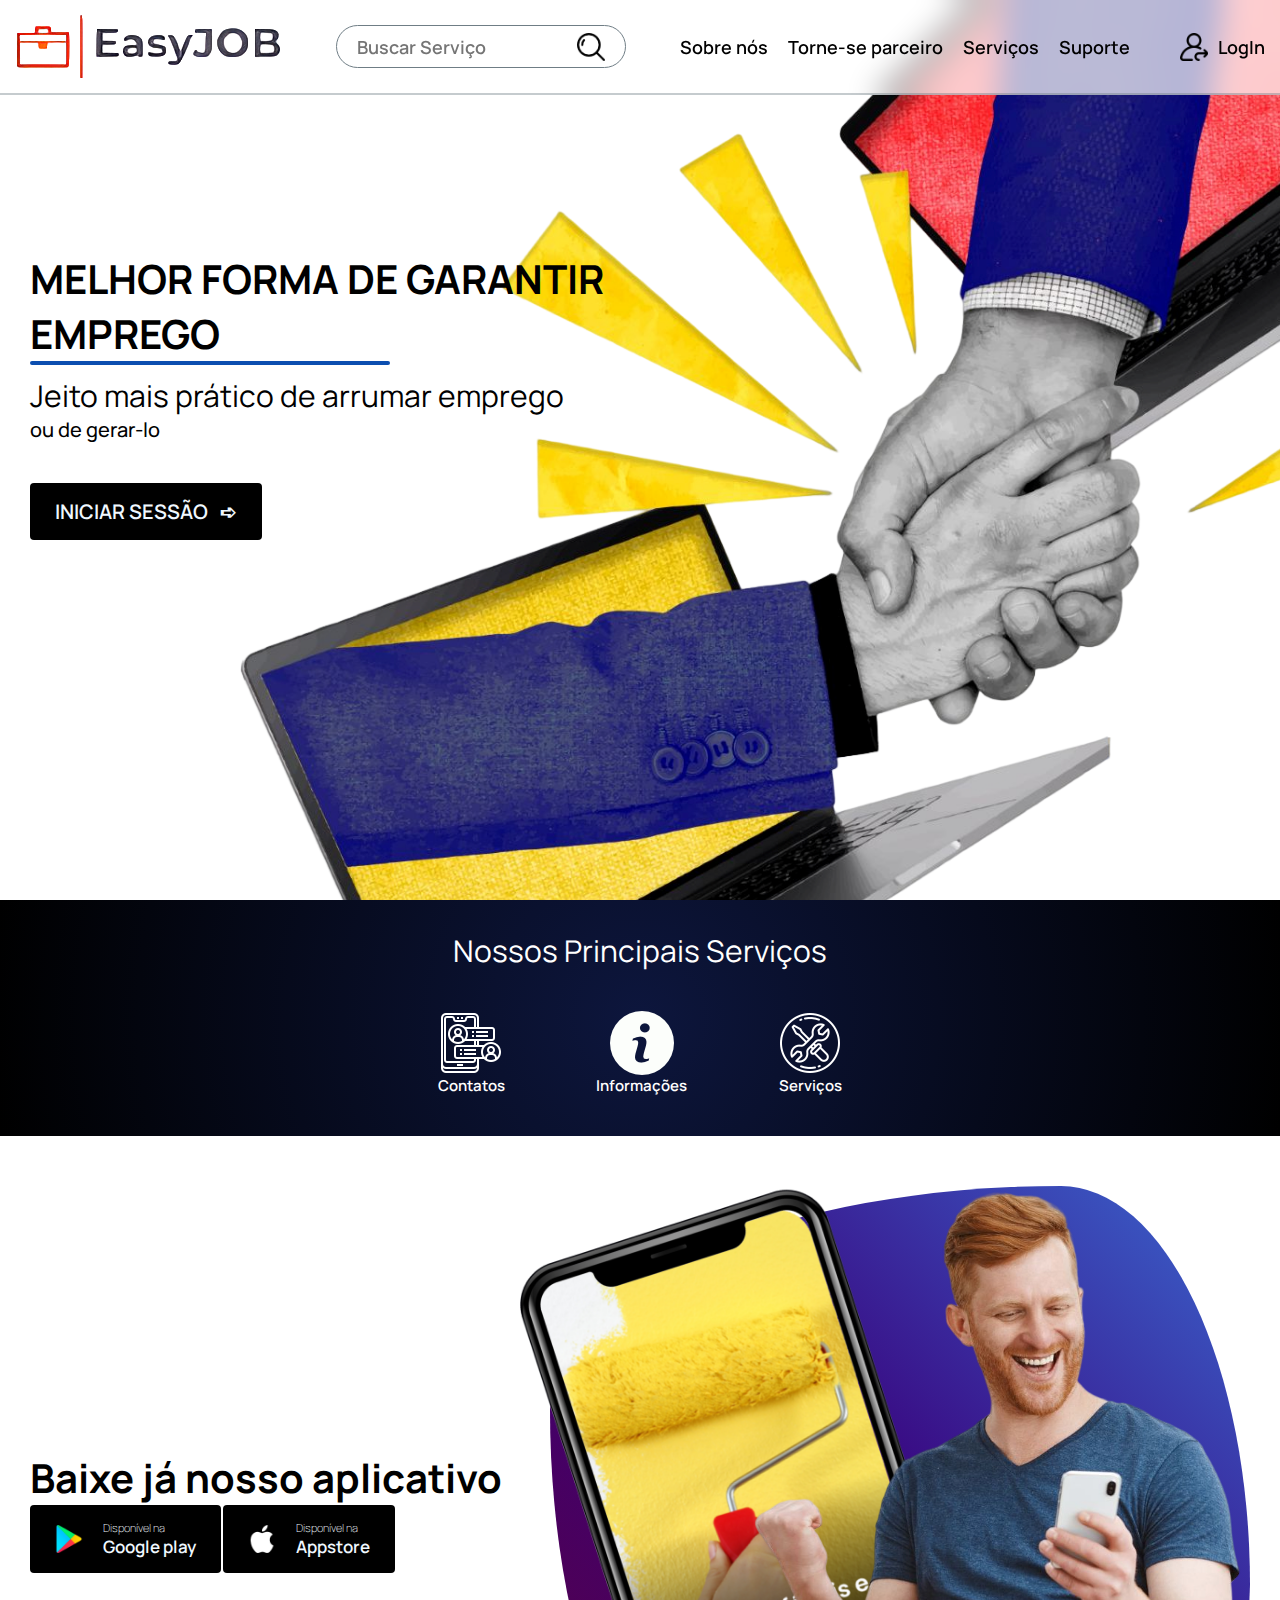
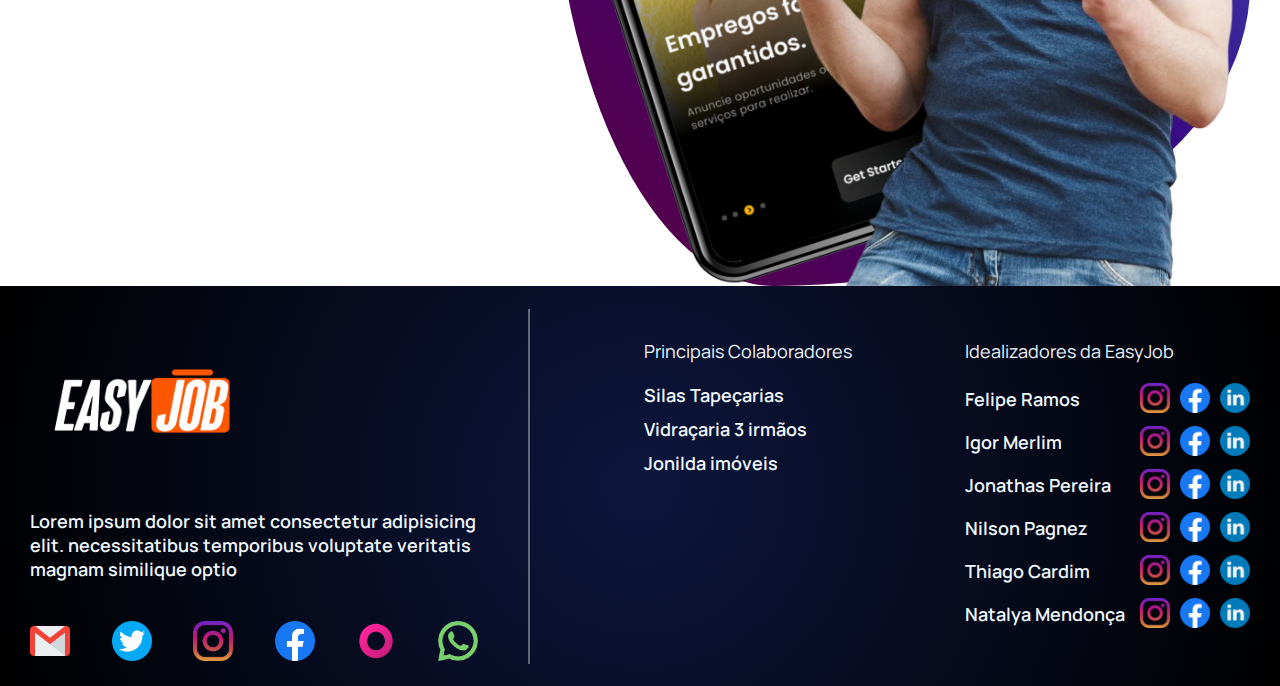
<file: index.html>
<!DOCTYPE html>
<html lang="en">
<head>
    <meta charset="UTF-8">
    <meta http-equiv="X-UA-Compatible" content="IE=edge">
    <meta name="viewport" content="width=device-width, initial-scale=1.0">
    <title>Easy Job</title>
    <link rel="preconnect" href="https://fonts.googleapis.com">
    <link rel="preconnect" href="https://fonts.gstatic.com" crossorigin>
    <link href="https://fonts.googleapis.com/css2?family=Manrope:wght@200;400;500;600;800&display=swap" rel="stylesheet">
    <link rel="stylesheet" href="style.css">
    
</head>
<body>
    <header >
        <div class="container">
            <div class="header_content">

                <img src="image/LogoUpscale-fococlipping-standard.png" alt="">
               
                <div class="busca">
                    <input type="text" placeholder="Buscar Serviço">
                    <button>
                        <img class="icons" src="image/Icon_search.png" alt="">
                    </button>
                    
                    
                </div>
                <button class="show-menu-mobile"><img src="image/Icon_menu.png" class="icons" alt=""></button>
                <ul class="clickTo_menu">
                    
                    <button class="menu-buttons">Sobre nós</button>
                    <button class="menu-buttons">Torne-se parceiro</button>
                    <button class="menu-buttons">Serviços</button>
                    <button class="menu-buttons">Suporte</button>
                    
                    <button class="logar"> <a href="login.html"><img class="icons" src="image/login.png" alt=""> LogIn</a></button>
                </ul>
            </div>
            <div class="before_menu">
               
                <div class="menu">
                    <ul class="clickTo_menu mobileClickTo_menu">
                    
                        <button class="menu-buttons">Sobre nós</button>
                        <button class="menu-buttons">Torne-se parceiro</button>
                        <button class="menu-buttons">Serviços</button>
                        <button class="menu-buttons">Suporte</button>
                        
                        <button class="logar"> <a href="subpages/login/login.html"><img class="icons" src="image/login.png" alt=""> LogIn</a></button>
                    </ul>
                    <div class="menus">
                        <div class="menus-content">

                            <p>div1</p>
                            <h1>dasdpjasd</h1>
                            <a href="">dasdkasdsaoi</a>
                        </div>
                    </div>

                    <div class="menus">
                        <div class="menus-content">

                            <p>div2</p>
                            <h1>dasdpjasd</h1>
                        </div>
                    </div>

                    <div class="menus">
                        <div class="menus-content">

                            <p>div3</p>
                            <h1>dasdpjasd</h1>
                        </div>
                    </div>

                    <div class="menus">
                        <div class="menus-content">
                            <div>
                                <h3>Ouvidoria</h3>
                                <ul>
                                    <li><p>0800 000 0000 </p> </li>
                                    <li><p>ouvidoria@easyJob.com.br </p></li>
                                    <li><p>Atendimento das 8h às 18h (dias úteis)</p></li>
                                </ul>
                            </div>

                            <div>
                                <h3>Fale com a gente</h3>
                                <ul>
                                    <li><p>0800 000 0000 </p> </li>
                                    <li><p>ajuda@easyJob.com.br </p></li>
                                    <li><p>Atendimento 24h</p></li>
                                </ul>
                            </div>
                        </div>
                    </div>

                    
                    
                </div>
            </div>
            </div>
        </div>
       
    </header>

    <section class="s-main">
        <div class="container">
            <div class="left">
                <h1>MELHOR FORMA DE GARANTIR EMPREGO</h1>
                <h2>Jeito mais prático de arrumar emprego</h2>
                <h3>ou de gerar-lo</h3>
                <button class="botao">INICIAR SESSÃO &nbsp ➪</button>
            </div>
        </div>
        <div class="right" >
            <img class="mao"  src="image/Img_Aperto_Mão.png" alt="">
        </div>
    </section>

    <section class="s-mid">
        <div class="container">
            <h2>Nossos Principais Serviços</h2> 
            <nav>

                <div>
                    <img src="image/contato.png" alt="">
                    <span>Contatos</span>
                </div>

                <div>
                    <img src="image/information-button.png">
                    <span>Informações</span>
                </div>

                <div>
                    <img src="image/tool.png">
                    <span>Serviços</span>
                </div>

            </nav>
            
        </div>
    </section>
   
    <section class="s-app">
        <div class="container">
            <div class="left">
                <h1>Baixe já nosso aplicativo</h1>
                
                <div class="app-download">
                    <button class="botao">
                        <a href="">
                            <img class="icons" src="image/Icon_google-play.png" alt="">
                            <p>Disponível na <br><span>Google play</span></p>
                            
                        </a>
                    </button>
                    <button class="botao">
                        <a href="">
                            <img class="icons icon_apple" src="image/Icon_apple-logo.png" alt="">
                            <p>Disponível na <br><span>Appstore</span></p>
                        </a>
                    
                    </button>
                </div>
            </div>
            <div class="right">
                <div class="imgs" >
                    <img class="celular-img" src="image/cell.png" alt="">
                    <img class="h-celular" src="image/excited-happy-celebrating-handsome-redhead-man-with-bristle-lifting-fist-up-victory-gesture-holding-smartphone.png" alt="">
                </div>
            </div>
        </div>
    </section>


    <footer>
        <div class="container">
            <div class="f-top">
                <div class="EJ_info">
                    <img class="LogoNova" src="image/logonova.png" alt="">
                    <span>Lorem ipsum dolor sit amet consectetur adipisicing elit.  necessitatibus temporibus voluptate veritatis magnam similique optio</span>
                        <div class="redes">
                            <a href=""><img src="image/Icon_gmail.png" alt="Gmail"></a>
                            <a href=""><img src="image/Icon_twitter.png" alt="Twitter"></a>
                            <a href=""><img src="image/Icon_instagram.png" alt="Instagram"></a>
                            <a href=""><img src="image/Icon_facebook.png" alt="Facebook"></a>
                            <a href=""><img src="image/Icon_orkut.png" alt="Orkut"></a>
                            <a href=""><img src="image/Icon_whatsapp.png" alt="Whatsapp"></a>
                        </div>
                </div>

                <div class="colaboradores">
                    <h3>Principais Colaboradores</h3>
                    <ul>
                        <li><a href="./"><span> Silas Tapeçarias</span></a></li>
                        <li><a href="./"><span>Vidraçaria 3 irmãos</span></a></li>
                        <li><a href="./"><span>Jonilda imóveis</span></a></li>
                        
                    </ul>
                </div>

                <div class="idealizadores">
                
                        <h3>Idealizadores da EasyJob</h3>
                        <ul>
                            <li>
                                
                                <span> Felipe Ramos </span>
                                <div class="ID_Redes">
                                <a href=""><img src="image/Icon_instagram.png" alt="Instagram"></a>
                                <a href=""><img src="image/Icon_facebook.png" alt="Facebook"></a>
                                <a href=""><img src="image/Icon_linkedin.png" alt="Facebook"></a>
                                </div>
                            </li>
                            <li>
                                
                                <span> Igor Merlim </span>
                                <div class="ID_Redes">
                                <a href=""><img src="image/Icon_instagram.png" alt="Instagram"></a>
                                <a href=""><img src="image/Icon_facebook.png" alt="Facebook"></a>
                                <a href=""><img src="image/Icon_linkedin.png" alt="Facebook"></a>
                                </div>  
                            </li>
                            <li>
                                
                                <span> Jonathas Pereira </span>
                                <div class="ID_Redes">
                                <a href=""><img src="image/Icon_instagram.png" alt="Instagram"></a>
                                <a href=""><img src="image/Icon_facebook.png" alt="Facebook"></a>
                                <a href=""><img src="image/Icon_linkedin.png" alt="Facebook"></a>
                                </div>
                            </li>
                            <li>
                                <span> Nilson Pagnez </span>
                                <div class="ID_Redes">
                                <a href=""><img src="image/Icon_instagram.png" alt="Instagram"></a>
                                <a href=""><img src="image/Icon_facebook.png" alt="Facebook"></a>
                                <a href=""><img src="image/Icon_linkedin.png" alt="Facebook"></a>
                                </div>  
                            </li>
                            <li>
                                <span> Thiago Cardim</span>
                                <div class="ID_Redes">
                                <a href=""><img src="image/Icon_instagram.png" alt="Instagram"></a>
                                <a href=""><img src="image/Icon_facebook.png" alt="Facebook"></a>
                                <a href=""><img src="image/Icon_linkedin.png" alt="Facebook"></a>
                                </div>  
                            </li>
                            <li>
                                <span> Natalya Mendonça </span>
                                <div class="ID_Redes">
                                <a href=""><img src="image/Icon_instagram.png" alt="Instagram"></a>
                                <a href=""><img src="image/Icon_facebook.png" alt="Facebook"></a>
                                <a href=""><img src="image/Icon_linkedin.png" alt="Facebook"></a>
                                </div>  
                            </li>
                
        
                        </ul>
                    </div>
                </div>

            </div>
        </div>

    </footer>
</body>
</html>
</file>
<file: style.css>
@charset "UTF-8";
* {
  margin: 0;
  padding: 0;
  list-style: none;
  text-decoration: none;
  box-sizing: border-box;
  font-family: "Manrope", sans-serif;
  color: #000;
}

html {
  font-size: 62.5%;
}

.s-main {
  padding-top: 9.1rem;
  background-color: white;
  z-index: 200;
  height: 90rem;
  position: relative;
  display: flex;
  overflow: hidden;
}
.s-main .container {
  height: auto;
  display: flex;
}
.s-main .container .left {
  display: flex;
  flex-direction: column;
  justify-content: center;
  z-index: 1;
  max-width: 60rem;
  padding-bottom: 20rem;
}
.s-main .container .left h1 {
  display: flex;
  flex-direction: column;
}
.s-main .container .left h1::after {
  content: "";
  width: 60%;
  height: 0.4rem;
  background-color: var(--darker-brand-color);
  border-radius: 4rem;
  transition: 0.4s ease-out;
}
.s-main .container .left h2 {
  padding-top: 1rem;
}
.s-main .container .left button {
  width: -moz-fit-content;
  width: fit-content;
  margin-top: 40px;
}
.s-main .right {
  position: absolute;
  width: 100%;
  height: 70.7rem;
}
.s-main .right .mao {
  position: absolute;
  right: -10.9rem;
  height: 1070px;
  top: -25.4rem;
}

.s-down .container {
  width: 100%;
  padding: 0;
}
.s-down .container .down {
  background-color: white;
  max-width: 60rem;
  display: flex;
  flex-direction: column;
  justify-content: center;
  position: absolute;
  height: 800px;
  z-index: 4;
  padding: 0 1.5rem;
}
.s-down .container .down h2 {
  padding: 2rem 0 5rem;
}
.s-down .container .down .buttons {
  display: flex;
  gap: 4rem;
}

.s-example {
  height: 80rem;
  overflow: hidden;
}
.s-example .swiper-slide {
  height: 100%;
  background-size: cover;
  background-position: right center;
  box-shadow: inset -14px 0px 42px 19px rgba(0, 0, 0, 0.75);
}
.s-example .slide1 {
  background-image: url(../image/bg_obra.jpg);
}
.s-example .slide2 {
  background-image: url(../image/Bg_academia.jpg);
  background-position: center center;
}
.s-example .slide3 {
  background-image: url(../image/BG_faxina.jpg);
}
.s-example .slide4 {
  background-position: top center;
  background-image: url(../image/bg_matemática.jpg);
}
.s-example .slide5 {
  background-image: url(../image/BG_clínica.jpg);
}
.s-example .container {
  position: relative;
  display: flex;
}
.s-example .container .right_slide {
  display: flex;
  position: absolute;
  align-items: flex-end;
  right: -24rem;
  width: 90rem;
  z-index: 20;
}
.s-example .container .right_slide .main_img {
  height: 80rem;
  margin: 0 0 0 auto;
  z-index: 20;
}
.s-example .container .right_slide .P-info {
  position: absolute;
  width: 100%;
  z-index: 10;
  max-width: 600px;
  top: 19.7rem;
  background: rgba(231, 238, 248, 0.62);
  box-shadow: 0 4px 30px rgba(0, 0, 0, 0.1);
  backdrop-filter: blur(10.6px);
  -webkit-backdrop-filter: blur(10.6px);
  border: 1px solid rgba(77, 76, 76, 0.19);
  padding-left: 1.5rem;
}
.s-example .container .right_slide .P-info h2 {
  display: flex;
  align-items: center;
  gap: 1rem;
  padding-top: 0.5rem;
  padding-bottom: 1rem;
}
.s-example .container .right_slide .P-info h3 {
  display: flex;
  gap: 1rem;
  padding-bottom: 1.6rem;
}
.s-example .container .right_slide .more-info {
  position: absolute;
  height: 25rem;
  width: 60rem;
  background: rgba(231, 238, 248, 0.62);
  box-shadow: 0 4px 30px rgba(0, 0, 0, 0.1);
  backdrop-filter: blur(10.6px);
  -webkit-backdrop-filter: blur(10.6px);
  border: 1px solid rgba(77, 76, 76, 0.19);
  margin-top: 8rem;
  z-index: 22;
  box-shadow: 1.3rem 1.6rem 1rem 0rem rgba(0, 0, 0, 0.58);
}
.s-example .container .right_slide .more-info ul {
  overflow: hidden;
  height: 4.4rem;
  display: flex;
  justify-content: space-around;
  border-bottom: 0.2rem solid rgba(0, 0, 0, 0.6);
  background-color: rgba(255, 255, 255, 0.6);
}
.s-example .container .right_slide .more-info ul button {
  text-transform: uppercase;
  font-size: 1.8rem;
  font-weight: 600;
  height: 100%;
  width: 100%;
}
.s-example .container .right_slide .more-info ul .contato {
  border: 2px solid rgba(0, 0, 0, 0.6);
  border-top: 0px;
  border-bottom: 0px;
}
.s-example .container .right_slide .more-info .container {
  height: auto;
  padding-top: 20px;
  padding-left: 90px;
  padding-right: 90px;
}
.s-example .container .right_slide .more-info .container .change_info {
  display: flex;
  flex-direction: column;
  justify-content: center;
  width: 100%;
  gap: 1rem;
}
.s-example .container .right_slide .more-info .container .change_info li {
  display: flex;
  flex-direction: row;
  justify-content: space-between;
}

.s-mid {
  background: radial-gradient(circle, rgb(13, 22, 61) 0%, rgb(0, 0, 0) 100%);
  height: 100%;
}

.s-mid .container  {

}

.s-mid .container h2 {
  padding-top: 30px;
  display: flex;
  justify-content: center;
  color: #fff;

}
.s-mid .container nav {
  display: flex;
  justify-content: center;
  gap: 8%;
  padding: 40px;

}
.s-mid .container nav div {
  display: flex;
  flex-direction: column;
  justify-content: center;
  align-items: center;
  color: #fff;
  gap: px;
  font-size: 15px;
  font-weight: 600;
  
  
}
.s-mid .container nav div span{
 
  color: #fff;
}
.s-mid .container nav img {
  max-width: 64px;
  transition: 0.5s ;
  filter: invert(1);
}
.s-mid .container nav img:hover {
  transform: scale(1.1);
  transition: 0.4s ;
}




.s-app {
  background-color: white;
  height: 75rem;
  position: relative;
  overflow: hidden;
  z-index: 11;
}
.s-app .container {
  position: relative;
  display: flex;
  align-items: center;
  justify-content: space-between;
}
.s-app .container .left {
  display: flex;
  flex-direction: column;
  max-width: 80rem;
  z-index: 2;
}
.s-app .container .left .app-download .botao a {
  display: flex;
  align-items: center;
  gap: 2rem;
}
.s-app .container .left .app-download .botao a .icon_apple {
  filter: invert(100%);
}
.s-app .container .left .app-download .botao p {
  color: aliceblue;
  font-size: 1.1rem;
  font-weight: 100;
  text-align: start;
}
.s-app .container .left .app-download .botao span {
  color: aliceblue;
  font-weight: 600;
  font-size: 1.7rem;
}
.s-app .container .right {
  position: relative;
  width: 50rem;
  width: 700px;
  height: 100%;
}
.s-app .container .right .imgs {
  background: hsl(319, 98%, 18%);
  background: linear-gradient(45deg, hsl(319, 98%, 18%) 0%, hsl(268, 100%, 24%) 50%, hsl(222, 61%, 52%) 100%);
  background: -webkit-linear-gradient(45deg, hsl(319, 98%, 18%) 0%, hsl(268, 100%, 24%) 50%, hsl(222, 61%, 52%) 100%);
  border-radius: 73% 27% 68% 32%/32% 57% 43% 68%;
  position: absolute;
  height: 70rem;
  width: 100%;
  right: 0;
  bottom: 0;
}
.s-app .container .right .imgs .celular-img {
  position: absolute;
  height: 70rem;
  top: 0;
  right: 14rem;
  animation: CellFloat 5s infinite ease-in-out;
}
.s-app .container .right .imgs .h-celular {
  position: absolute;
  height: 70rem;
  right: 0;
}

footer {
  height: 40rem;
  background: radial-gradient(circle, rgb(13, 22, 61) 0%, rgb(0, 0, 0) 100%);
}
footer .container {
  display: flex;
  justify-content: space-evenly;
  flex-direction: column;
}
footer .container h3 {
  color: aliceblue;
  font-size: 1.8rem;
  font-weight: 400;
}
footer .container ul {
  padding-top: 2rem;
  display: flex;
  flex-direction: column;
  gap: 1rem;
}
footer .container span {
  font-size: 1.8rem;
  color: aliceblue;
  font-weight: 600;
}
footer .container .f-top {
  width: 100%;
  display: flex;
  justify-content: space-between;
}
footer .container .f-top .EJ_info {
  max-width: 50rem;
  border-right: 2px rgb(96, 104, 121) solid;
  padding-right: 5rem;

}
footer .container .f-top .EJ_info .LogoNova{
  max-height: 200px;
  width: 50%;
  display: block;
}

footer .container .f-top .EJ_info span {
  display: block;
  padding-bottom: 4rem;
}
.colaboradores{
  margin-top: 30px;
}

.idealizadores  {
  margin-top: 30px;
}
.ID_Redes {
  display: flex;
  gap: 10px;
}
footer .container .f-top .EJ_info .redes {
  display: flex;
  justify-content: space-between;
}
footer .container .f-top .EJ_info .redes img {
  max-width: 4rem;
  filter: brightness(100%);
  transition: 0.2s;
}
footer .container .f-top .EJ_info .redes img:hover {
  filter: brightness(120%);
  transition: 0.3s;
}
footer .container .f-top .colaboradores span {
  transition: 0.2s ease-in;
}
footer .container .f-top .colaboradores span:hover {
  color: var(--text-color-lightGray);
  transition: 0.2s;
  text-decoration: underline;
}
footer .container .f-top .idealizadores ul li {
  display: flex;
  align-items: center;
  justify-content: space-between;
}
footer .container .f-top .idealizadores ul li a:first-child {
  padding-left: 1.5rem;
}
footer .container .f-top .idealizadores ul li a img {
  width: 3rem;
  transition: 0.2s;
}
footer .container .f-top .idealizadores ul li a img:hover {
  filter: brightness(120%);
  transition: 0.3s;
}
footer .container .f-bot {
  display: flex;
  justify-content: center;
}
footer .container .f-bot span {
  font-style: italic;
  font-weight: 400;
}

.swiper-button-prev {
  width: 46%;
  justify-content: flex-end;
}

:root {
  --main-brand-color:	hsl(216, 61%, 52%);
  --main-brand-color-opacified:	hsl(216, 61%, 52%,0.9);
  --darker-brand-color:	hsl(216, 87%, 37%);
  --text-color-lightGray:hsl(203, 9%, 48%) ;
  --text-color-white: #E3ECF5;
}

.container {
  width: 100%;
  max-width: 140rem;
  margin: 0 auto;
  padding: 0 1.5rem;
  height: 100%;
}
@media (max-width: 1440px) {
  .container {
    max-width: 125rem;
  }
}

p {
  font-size: 1.7rem;
  font-weight: 500;
}

h1 {
  font-size: 4rem;
}

h2 {
  font-size: 3rem;
  font-weight: 400;
}

h3 {
  font-size: 2rem;
  font-weight: 500;
}

button {
  background: none;
  border: none;
  cursor: pointer;
  gap: 1rem;
  transition: 0.2s ease-in;
}

input {
  border: 0px;
  background: none;
  outline: none;
  color: #000;
}

.botao {
  background-color: black;
  color: aliceblue;
  padding: 1.5rem 2.5rem;
  border-radius: 0.4rem;
  font-size: 2rem;
  font-weight: 600;
}
.botao:hover {
  transition: 0.2s ease-out;
  transform: scale(105%);
}

.icons {
  height: 2.8rem;
  width: 2.8rem;
}

header {
  position: fixed;
  z-index: 400;
  height: auto;
  background: none;
  width: 100%;
  background-color: rgba(255, 255, 255, 0.7);
  -webkit-backdrop-filter: blur(1.5rem);
          backdrop-filter: blur(1.5rem);
  border-bottom: 0.2rem solid rgba(111, 124, 132, 0.4);
}
header .clickTo_menu {
  display: flex;
  justify-content: space-between;
  gap: 6rem;
  align-items: center;
}
header .clickTo_menu .active {
  color: var(--text-color-lightGray);
}
header .clickTo_menu button {
  display: flex;
  font-size: 1.8rem;
  font-weight: 600;
  align-items: center;
  max-height: 24px;
}
header .clickTo_menu button:hover {
  color: var(--text-color-lightGray);
  transition: 0.2s;
}
header .clickTo_menu .logar {
  padding-left: 7rem;
}
header .clickTo_menu .logar a {
  gap: 1rem;
  display: flex;
  align-items: center;
}
header .clickTo_menu .logar:hover {
  filter: invert(50%) sepia(5%) saturate(934%) hue-rotate(159deg) brightness(95%) contrast(86%);
}
header .container {
  max-width: 160rem;
  padding-top: 1.5rem;
  display: flex;
  padding-bottom: 1.5rem;
  flex-direction: column;
}
header .container .header_content {
  display: flex;
  width: 100%;
  justify-content: space-between;
}
header .container .header_content .busca {
  display: flex;
  border: 0.1rem solid var(--text-color-lightGray);
  border-radius: 5rem;
  margin: 1rem 0;
  padding-left: 2rem;
  padding-right: 2rem;
  max-width: 30rem;
  justify-content: space-between;
}
header .container .header_content .busca input {
  font-size: 1.8rem;
  font-weight: 600;
}
header .container .header_content .busca button {
  display: flex;
  align-items: center;
}
header .container .header_content .show-menu-mobile {
  display: none;
}
header .container .before_menu .mobileClickTo_menu {
  visibility: hidden;
  margin-top: 1.5rem;
  padding-right: 10rem;
}
header .container .before_menu .active {
  overflow: hidden;
  transition: 0.5s ease-in-out;
  height: 20rem;
}
header .container .before_menu .active .active {
  display: block !important;
  animation: FadeIn 0.5s forwards;
}
header .container .before_menu .active .menus {
  display: none;
}
header .container .before_menu .active .menus-content {
  display: flex;
  gap: 8rem;
}
header .container .before_menu .active .menus-content h3 {
  font-weight: 800;
}
header .container .before_menu .activeMobileMenu {
  overflow: hidden;
  display: flex;
  flex-direction: column;
  height: 5rem;
  width: 100%;
  transition: 0.5s ease-in-out;
}
header .container .before_menu .activeMobileMenu .active {
  display: block !important;
  animation: FadeIn 0.5s forwards;
}
header .container .before_menu .activeMobileMenu .menus {
  display: none;
}
header .container .before_menu .menu {
  overflow: hidden;
  display: flex;
  flex-direction: column;
  height: 0px;
  width: 100%;
  transition: 0.5s ease-in-out;
}
header .container .before_menu .menu .active {
  display: block !important;
  animation: FadeIn 0.5s forwards;
}
header .container .before_menu .menu .menus {
  display: none;
}
@media (max-width: 1440px) {
  header .container .header_content ul {
    gap: 2rem;
  }
  header .container .header_content ul .logar {
    padding-left: 3rem;
  }
}
@media (max-width: 1200px) {
  header .container .header_content .busca {
    display: none;
  }
  header .container .header_content ul {
    gap: 5rem;
  }
  header .container .header_content ul .logar {
    padding-left: 5rem;
  }
  header .container .header_content ul .logar a {
    font-size: 0rem;
  }
}
@media (max-width: 991px) {
  header .container .header_content .busca {
    display: flex;
  }
  header .container .header_content .show-menu-mobile {
    display: flex;
    align-items: center;
  }
  header .container .header_content ul {
    gap: 0;
  }
  header .container .header_content ul .menu-buttons {
    display: none;
  }
  header .container .header_content ul .logar {
    padding: 0;
  }
  header .container .before_menu .mobileClickTo_menu {
    visibility: visible;
    margin-bottom: 2rem;
  }
  header .container .before_menu .mobileClickTo_menu .logar {
    display: none;
  }
}
@media (max-width: 722px) {
  header .container .header_content .busca {
    display: none;
  }
  header .before_menu .mobileClickTo_menu {
    padding-right: 0px !important;
  }
  header .before_menu .mobileClickTo_menu .menu-buttons {
    font-size: 1.6rem;
  }
}

@keyframes FadeIn {
  from {
    opacity: 0;
  }
  to {
    opacity: 1;
  }
}
@keyframes CellFloat {
  0% {
    transform: translateX(0px);
  }
  50% {
    transform: translateX(3rem);
  }
  100% {
    transform: translateX(0px);
  }
}
.s-logar {
  position: relative;
  width: 100%;
  height: 100vh;
  display: flex;
  align-items: center;
  justify-content: center;
  background-color: black;
  background-image: url(../image/17213619_v960-ning-31.jpg);
  background-size: cover;
}
.s-logar .main {
  display: flex;
  height: 70rem;
  width: 130rem;
}
.s-logar .main .left {
  position: relative;
  background-color: cornflowerblue;
  height: 100%;
  width: 100%;
  border-radius: 2rem 0rem 0rem 2rem;
  display: flex;
  justify-content: center;
}
.s-logar .main .left .trofeu {
  height: 45rem;
  position: absolute;
  z-index: 10;
}
.s-logar .main .right {
  position: relative;
  width: 100%;
  background-color: rgba(240, 248, 255, 0.8);
  display: flex;
  flex-direction: column;
  justify-content: center;
  align-items: center;
  border-radius: 0rem 2rem 2rem 0rem;
  padding-bottom: 50px;
}
.s-logar .main .right .inputs {
  margin-top: 1rem;
  position: relative;
  display: flex;
  align-items: center;
}
.s-logar .main .right .inputs input {
  width: 35rem;
  border: 0.1rem solid rgba(111, 124, 132, 0.6);
  border-radius: 0.7rem;
  padding: 0.7rem 2rem;
  transition: 0.2s ease-in-out;
  font-size: 1.6rem;
}
.s-logar .main .right .inputs input:hover {
  border-color: var(--darker-brand-color);
  transition: 0.2s ease-in-out;
}
.s-logar .main .right .inputs img {
  position: absolute;
  right: 1rem;
  height: 2.5rem;
  filter: invert(77%) sepia(1%) saturate(1691%) hue-rotate(22deg) brightness(95%) contrast(88%);
}
.s-logar .main .right .inputs .img_password {
  cursor: pointer;
  transition: 1s ease-in;
}
.s-logar .main .right h3 {
  padding-top: 2rem;
  padding-bottom: 0.5rem;
  margin-bottom: 2rem;
  border-bottom: 0.2rem solid var(--main-brand-color);
}
.s-logar .main .right a {
  margin-top: 1rem;
  gap: 1rem;
  display: flex;
  justify-content: center;
  padding: 0.7rem 2rem;
  border-radius: 0.7rem;
  background-color: var(--darker-brand-color);
  width: 35rem;
  font-weight: 500;
  font-size: 1.8rem;
  color: white;
  transition: 0.2s ease-in-out;
}
.s-logar .main .right a:hover {
  background-color: var(--main-brand-color);
  transition: 0.2s ease-in-out;
}
.s-logar .main .right .btns {
  display: flex;
  max-width: 35rem;
  gap: 1rem;
}
.s-logar .main .right .btns a {
  border: rgba(111, 124, 132, 0.6) 1px solid;
  background: none;
  width: 17rem;
  transition: 0.2s ease-in-out;
}
.s-logar .main .right .btns a:hover {
  border-color: var(--darker-brand-color);
  transition: 0.2s ease-in-out;
}
.s-logar .main .right p {
  display: flex;
  position: absolute;
  bottom: 3rem;
  color: #6F7C84;
}
.s-logar .main .right p a {
  padding: 0;
  background: none;
  width: auto;
  font-size: 1.7rem;
  margin: 0;
  color: #2562BD;
  display: flex;
  flex-direction: column;
  gap: 0rem;
}
.s-logar .main .right p a::after {
  content: "";
  width: 0rem;
  height: 0.2rem;
  background-color: var(--darker-brand-color);
  border-radius: 4rem;
  transition: 0.4s ease-out;
}
.s-logar .main .right p a:hover {
  background: none;
}
.s-logar .main .right p a:hover::after {
  width: 100%;
  transition: 0.5s ease-out;
}/*# sourceMappingURL=main.css.map */
</file>
